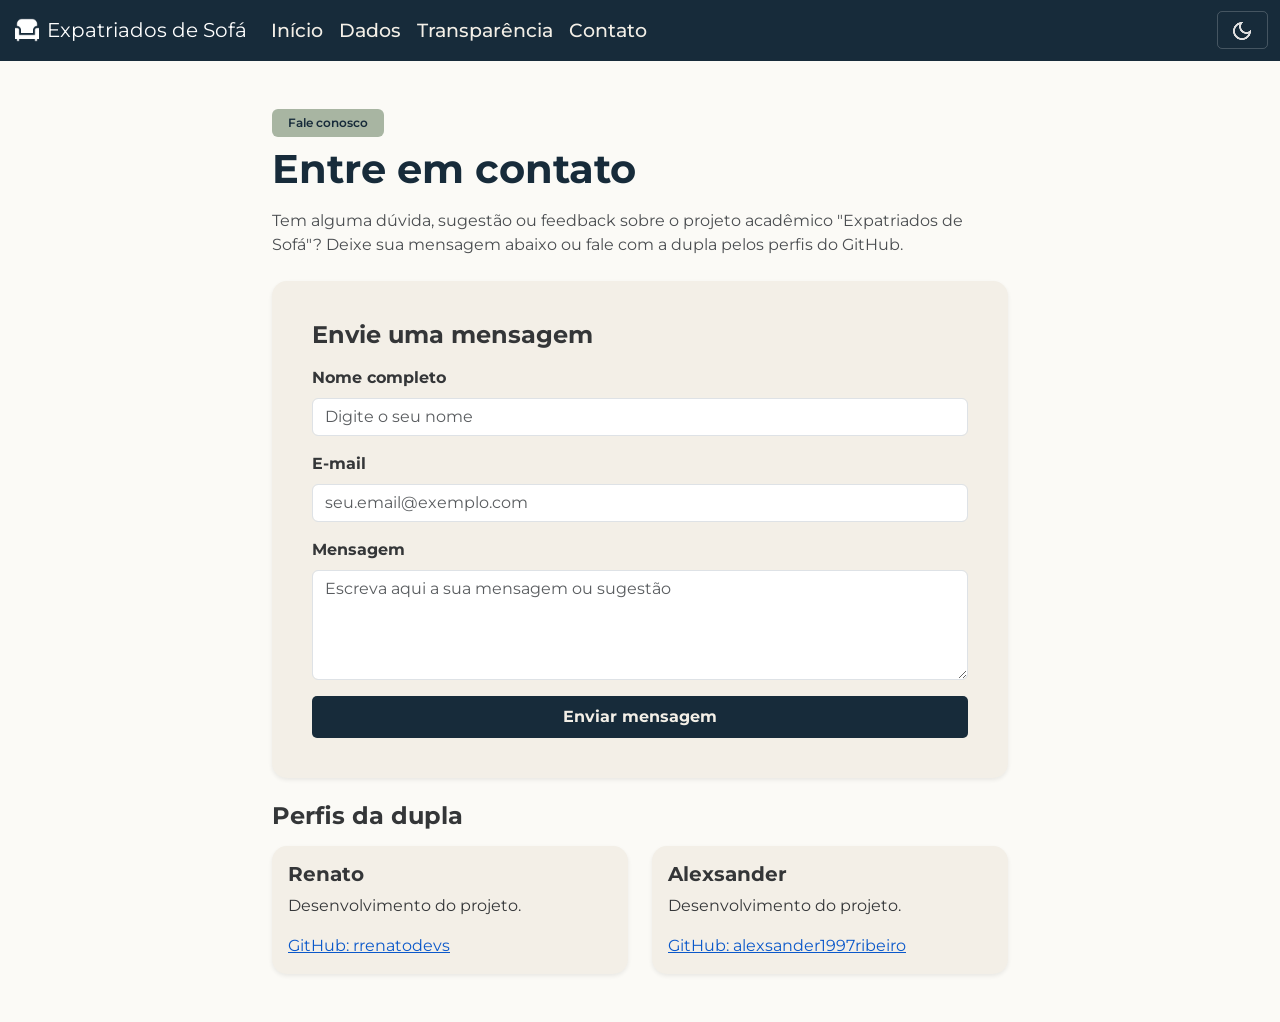
<file: contato.html>
<!DOCTYPE html>
<html lang="pt-BR">
<head>
  <meta charset="UTF-8">
  <meta name="viewport" content="width=device-width, initial-scale=1.0">
  <meta name="description" content="Fale com a dupla responsável pelo projeto acadêmico Expatriados de Sofá.">
  <title>Contato | Expatriados de Sofá</title>

  <script>
    try {
      if (localStorage.getItem("tema") === "dark") {
        document.documentElement.classList.add("dark-mode");
      }
    } catch (e) {}
  </script>

  <link href="https://cdn.jsdelivr.net/npm/bootstrap@5.0.2/dist/css/bootstrap.min.css" rel="stylesheet" integrity="sha384-EVSTQN3/azprG1Anm3QDgpJLIm9Nao0Yz1ztcQTwFspd3yD65VohhpuuCOmLASjC" crossorigin="anonymous">
  <link rel="preconnect" href="https://fonts.googleapis.com">
  <link rel="preconnect" href="https://fonts.gstatic.com" crossorigin>
  <link href="https://fonts.googleapis.com/css2?family=Montserrat:wght@400;500;600;700;800&display=swap" rel="stylesheet">
  <link rel="stylesheet" href="css/style.css">
</head>
<body>

<header>
  <nav class="navbar navbar-expand-lg navbar-dark" aria-label="Navegação principal">
    <div class="container-fluid">
      <a class="navbar-brand" href="index.html">
        <img src="img/nav-logo.png" alt="" class="d-inline-block align-text-top">
        Expatriados de Sofá
      </a>

      <div class="d-flex align-items-center gap-2 ms-auto order-lg-last">
        <button class="btn btn-tema" type="button" aria-label="Alternar tema claro e escuro" aria-pressed="false">
          <img src="img/nav-dark.png" alt="">
        </button>

        <button class="navbar-toggler" type="button" data-bs-toggle="collapse" data-bs-target="#navbarNav" aria-controls="navbarNav" aria-expanded="false" aria-label="Abrir ou fechar menu">
          <span class="navbar-toggler-icon"></span>
        </button>
      </div>

      <div class="collapse navbar-collapse" id="navbarNav">
        <ul class="navbar-nav">
          <li class="nav-item">
            <a class="nav-link" href="index.html">Início</a>
          </li>
          <li class="nav-item">
            <a class="nav-link" href="index.html#dados">Dados</a>
          </li>
          <li class="nav-item">
            <a class="nav-link" href="transparencia.html">Transparência</a>
          </li>
          <li class="nav-item">
            <a class="nav-link active" href="contato.html" aria-current="page">Contato</a>
          </li>
        </ul>
      </div>
    </div>
  </nav>
</header>

<main class="container my-5">
  <section class="row justify-content-center mb-5" aria-labelledby="titulo-pagina">
    <div class="col-lg-8">
      <span class="badge mb-2 px-3 py-2">Fale conosco</span>
      <h1 id="titulo-pagina" class="fw-bold mb-3">Entre em contato</h1>
      <p class="texto-apoio mb-4">Tem alguma dúvida, sugestão ou feedback sobre o projeto acadêmico "Expatriados de Sofá"? Deixe sua mensagem abaixo ou fale com a dupla pelos perfis do GitHub.</p>

      <article class="card card-dado p-4 shadow-sm border-0 mb-4">
        <div class="card-body">
          <h2 class="h4 fw-bold mb-3">Envie uma mensagem</h2>
          <form id="form-contato">
            <div class="mb-3">
              <label for="nome" class="form-label fw-bold">Nome completo</label>
              <input type="text" class="form-control" id="nome" name="nome" autocomplete="name" placeholder="Digite o seu nome" required>
            </div>
            <div class="mb-3">
              <label for="email" class="form-label fw-bold">E-mail</label>
              <input type="email" class="form-control" id="email" name="email" autocomplete="email" placeholder="seu.email@exemplo.com" required>
            </div>
            <div class="mb-3">
              <label for="mensagem" class="form-label fw-bold">Mensagem</label>
              <textarea class="form-control" id="mensagem" name="mensagem" rows="4" placeholder="Escreva aqui a sua mensagem ou sugestão" required></textarea>
            </div>
            <button type="submit" class="btn hero-btn-primario w-100 py-2">Enviar mensagem</button>
          </form>

          <div id="form-status" class="aviso-demo mt-3 p-3 rounded-3 d-none" role="status"></div>
        </div>
      </article>

      <h2 class="h4 fw-bold mb-3">Perfis da dupla</h2>
      <div class="row row-cols-1 row-cols-md-2 g-4">
        <div class="col">
          <article class="card card-dado h-100 shadow-sm border-0">
            <div class="card-body">
              <h3 class="h5 fw-bold">Renato</h3>
              <p class="card-text">Desenvolvimento do projeto.</p>
              <a class="link-fonte" href="https://github.com/rrenatodevs" target="_blank" rel="noopener noreferrer">GitHub: rrenatodevs<span class="visually-hidden"> (abre em nova aba)</span></a>
            </div>
          </article>
        </div>
        <div class="col">
          <article class="card card-dado h-100 shadow-sm border-0">
            <div class="card-body">
              <h3 class="h5 fw-bold">Alexsander</h3>
              <p class="card-text">Desenvolvimento do projeto.</p>
              <a class="link-fonte" href="https://github.com/alexsander1997ribeiro" target="_blank" rel="noopener noreferrer">GitHub: alexsander1997ribeiro<span class="visually-hidden"> (abre em nova aba)</span></a>
            </div>
          </article>
        </div>
      </div>
    </div>
  </section>
</main>

<script src="https://cdn.jsdelivr.net/npm/bootstrap@5.0.2/dist/js/bootstrap.bundle.min.js" integrity="sha384-MrcW6ZMFYlzcLA8Nl+NtUVF0sA7MsXsP1UyJoMp4YLEuNSfAP+JcXn/tWtIaxVXM" crossorigin="anonymous"></script>
<script src="js/app.js"></script>
</body>
</html>
</file>
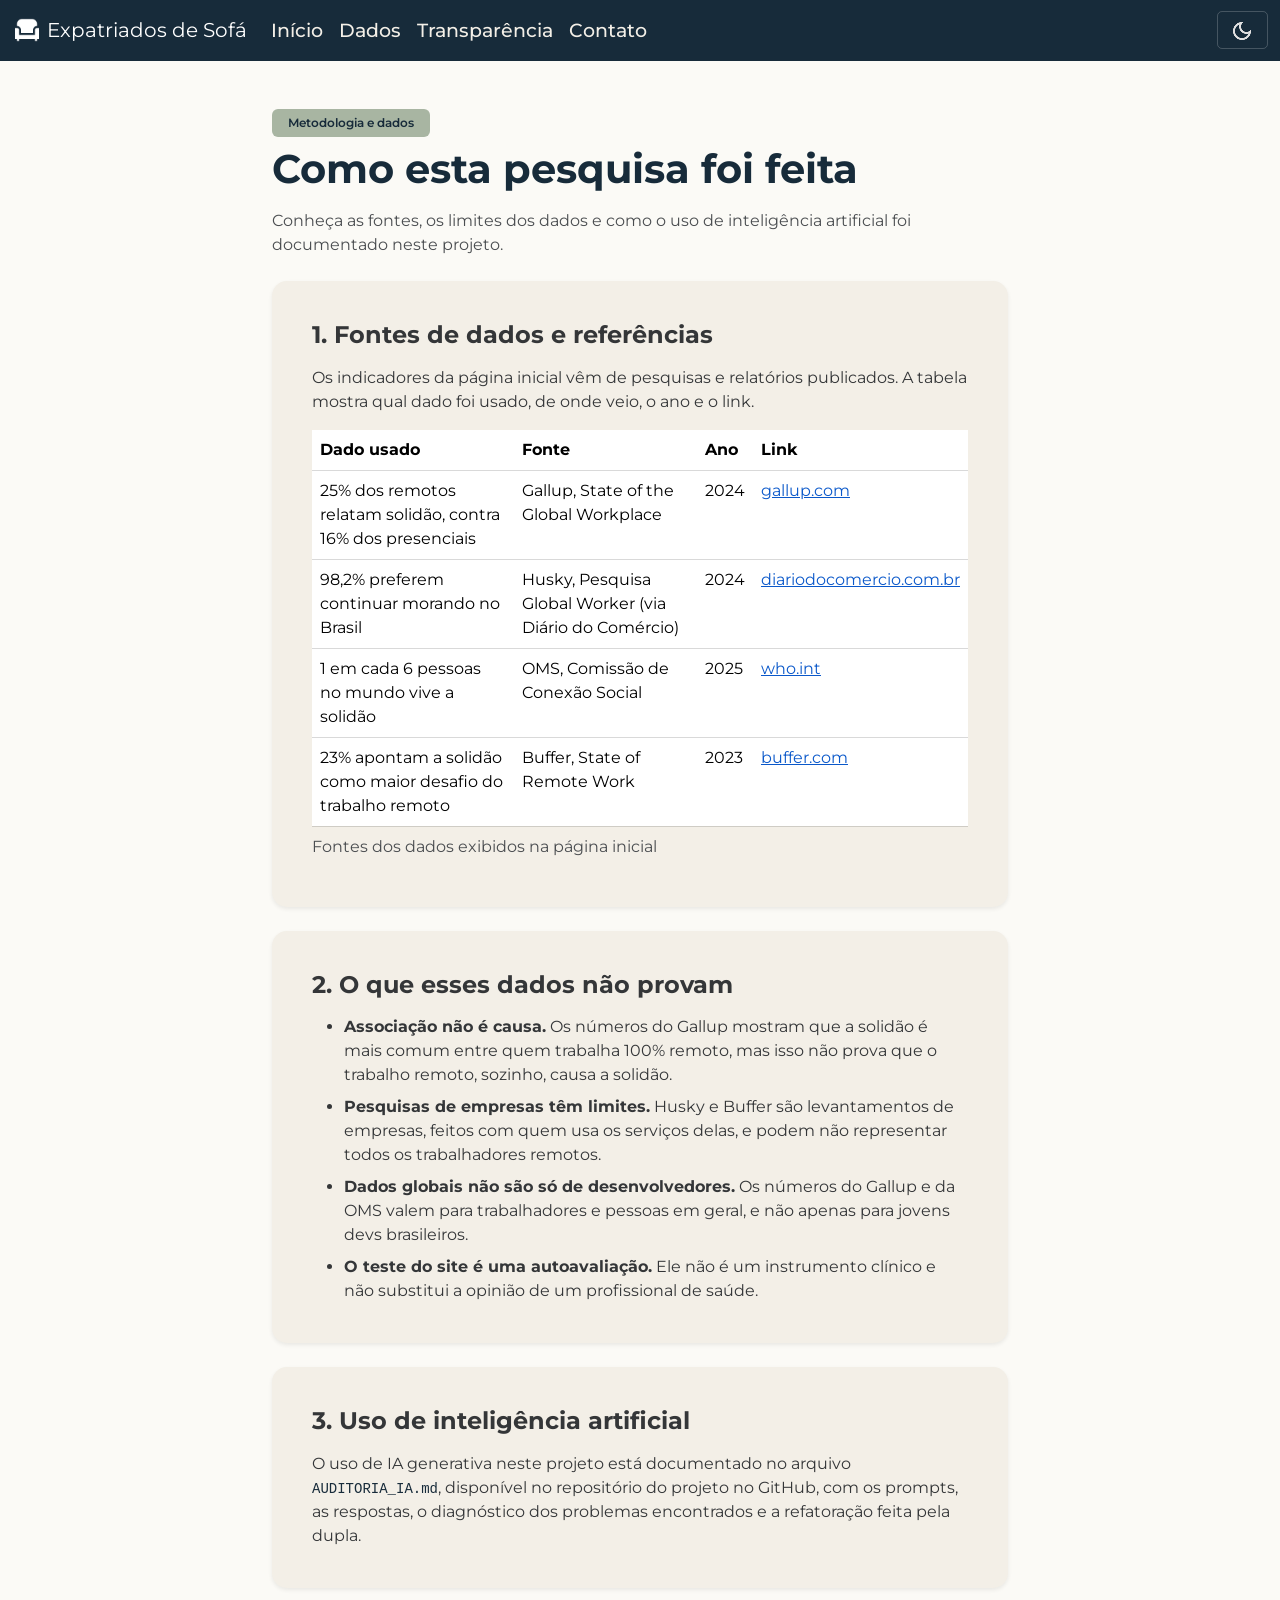
<file: transparencia.html>
<!DOCTYPE html>
<html lang="pt-BR">
<head>
  <meta charset="UTF-8">
  <meta name="viewport" content="width=device-width, initial-scale=1.0">
  <meta name="description" content="Fontes, limites dos dados e documentação do uso de IA no projeto Expatriados de Sofá.">
  <title>Transparência e Metodologia | Expatriados de Sofá</title>

  <script>
    try {
      if (localStorage.getItem("tema") === "dark") {
        document.documentElement.classList.add("dark-mode");
      }
    } catch (e) {}
  </script>

  <link href="https://cdn.jsdelivr.net/npm/bootstrap@5.0.2/dist/css/bootstrap.min.css" rel="stylesheet" integrity="sha384-EVSTQN3/azprG1Anm3QDgpJLIm9Nao0Yz1ztcQTwFspd3yD65VohhpuuCOmLASjC" crossorigin="anonymous">
  <link rel="preconnect" href="https://fonts.googleapis.com">
  <link rel="preconnect" href="https://fonts.gstatic.com" crossorigin>
  <link href="https://fonts.googleapis.com/css2?family=Montserrat:wght@400;500;600;700;800&display=swap" rel="stylesheet">
  <link rel="stylesheet" href="css/style.css">
</head>
<body>

<header>
  <nav class="navbar navbar-expand-lg navbar-dark" aria-label="Navegação principal">
    <div class="container-fluid">
      <a class="navbar-brand" href="index.html">
        <img src="img/nav-logo.png" alt="" class="d-inline-block align-text-top">
        Expatriados de Sofá
      </a>

      <div class="d-flex align-items-center gap-2 ms-auto order-lg-last">
        <button class="btn btn-tema" type="button" aria-label="Alternar tema claro e escuro" aria-pressed="false">
          <img src="img/nav-dark.png" alt="">
        </button>

        <button class="navbar-toggler" type="button" data-bs-toggle="collapse" data-bs-target="#navbarNav" aria-controls="navbarNav" aria-expanded="false" aria-label="Abrir ou fechar menu">
          <span class="navbar-toggler-icon"></span>
        </button>
      </div>

      <div class="collapse navbar-collapse" id="navbarNav">
        <ul class="navbar-nav">
          <li class="nav-item">
            <a class="nav-link" href="index.html">Início</a>
          </li>
          <li class="nav-item">
            <a class="nav-link" href="index.html#dados">Dados</a>
          </li>
          <li class="nav-item">
            <a class="nav-link active" href="transparencia.html" aria-current="page">Transparência</a>
          </li>
          <li class="nav-item">
            <a class="nav-link" href="contato.html">Contato</a>
          </li>
        </ul>
      </div>
    </div>
  </nav>
</header>

<main class="container my-5">
  <section class="row justify-content-center mb-5" aria-labelledby="titulo-pagina">
    <div class="col-lg-8">
      <span class="badge mb-2 px-3 py-2">Metodologia e dados</span>
      <h1 id="titulo-pagina" class="fw-bold mb-3">Como esta pesquisa foi feita</h1>
      <p class="texto-apoio mb-4">Conheça as fontes, os limites dos dados e como o uso de inteligência artificial foi documentado neste projeto.</p>

      <article class="card card-dado p-4 shadow-sm border-0 mb-4">
        <div class="card-body">
          <h2 class="h4 fw-bold mb-3">1. Fontes de dados e referências</h2>
          <p class="card-text">Os indicadores da página inicial vêm de pesquisas e relatórios publicados. A tabela mostra qual dado foi usado, de onde veio, o ano e o link.</p>

          <div class="table-responsive">
            <table class="table tabela-fontes mb-0">
              <caption class="texto-apoio">Fontes dos dados exibidos na página inicial</caption>
              <thead>
                <tr>
                  <th scope="col">Dado usado</th>
                  <th scope="col">Fonte</th>
                  <th scope="col">Ano</th>
                  <th scope="col">Link</th>
                </tr>
              </thead>
              <tbody>
                <tr>
                  <td>25% dos remotos relatam solidão, contra 16% dos presenciais</td>
                  <td>Gallup, State of the Global Workplace</td>
                  <td>2024</td>
                  <td><a class="link-fonte" href="https://www.gallup.com/workplace/645566/remote-workers-lonelier.aspx" target="_blank" rel="noopener noreferrer">gallup.com<span class="visually-hidden"> (abre em nova aba)</span></a></td>
                </tr>
                <tr>
                  <td>98,2% preferem continuar morando no Brasil</td>
                  <td>Husky, Pesquisa Global Worker (via Diário do Comércio)</td>
                  <td>2024</td>
                  <td><a class="link-fonte" href="https://diariodocomercio.com.br/economia/mg-concentra-quase-10-brasileiros-trabalham-para-fora/" target="_blank" rel="noopener noreferrer">diariodocomercio.com.br<span class="visually-hidden"> (abre em nova aba)</span></a></td>
                </tr>
                <tr>
                  <td>1 em cada 6 pessoas no mundo vive a solidão</td>
                  <td>OMS, Comissão de Conexão Social</td>
                  <td>2025</td>
                  <td><a class="link-fonte" href="https://www.who.int/groups/commission-on-social-connection" target="_blank" rel="noopener noreferrer">who.int<span class="visually-hidden"> (abre em nova aba)</span></a></td>
                </tr>
                <tr>
                  <td>23% apontam a solidão como maior desafio do trabalho remoto</td>
                  <td>Buffer, State of Remote Work</td>
                  <td>2023</td>
                  <td><a class="link-fonte" href="https://buffer.com/state-of-remote-work-2023" target="_blank" rel="noopener noreferrer">buffer.com<span class="visually-hidden"> (abre em nova aba)</span></a></td>
                </tr>
              </tbody>
            </table>
          </div>
        </div>
      </article>

      <article class="card card-dado p-4 shadow-sm border-0 mb-4">
        <div class="card-body">
          <h2 class="h4 fw-bold mb-3">2. O que esses dados não provam</h2>
          <ul class="mb-0">
            <li class="mb-2"><strong>Associação não é causa.</strong> Os números do Gallup mostram que a solidão é mais comum entre quem trabalha 100% remoto, mas isso não prova que o trabalho remoto, sozinho, causa a solidão.</li>
            <li class="mb-2"><strong>Pesquisas de empresas têm limites.</strong> Husky e Buffer são levantamentos de empresas, feitos com quem usa os serviços delas, e podem não representar todos os trabalhadores remotos.</li>
            <li class="mb-2"><strong>Dados globais não são só de desenvolvedores.</strong> Os números do Gallup e da OMS valem para trabalhadores e pessoas em geral, e não apenas para jovens devs brasileiros.</li>
            <li><strong>O teste do site é uma autoavaliação.</strong> Ele não é um instrumento clínico e não substitui a opinião de um profissional de saúde.</li>
          </ul>
        </div>
      </article>

      <article class="card card-dado p-4 shadow-sm border-0">
        <div class="card-body">
          <h2 class="h4 fw-bold mb-3">3. Uso de inteligência artificial</h2>
          <p class="card-text mb-0">O uso de IA generativa neste projeto está documentado no arquivo <code>AUDITORIA_IA.md</code>, disponível no repositório do projeto no GitHub, com os prompts, as respostas, o diagnóstico dos problemas encontrados e a refatoração feita pela dupla.</p>
        </div>
      </article>
    </div>
  </section>
</main>

<script src="https://cdn.jsdelivr.net/npm/bootstrap@5.0.2/dist/js/bootstrap.bundle.min.js" integrity="sha384-MrcW6ZMFYlzcLA8Nl+NtUVF0sA7MsXsP1UyJoMp4YLEuNSfAP+JcXn/tWtIaxVXM" crossorigin="anonymous"></script>
<script src="js/app.js"></script>
</body>
</html>
</file>
<file: css/style.css>
@charset "UTF-8";

* {
    box-sizing: border-box;
}

:root {
    --azul-petroleo: #172B3A;
    --caramelo: #D9A56C;
    --off-white: #F3EFE7;
    --verde-salvia: #A8B5A2;
    --grafite: #343638;

    --font-principal: 'Montserrat', sans-serif;

    --texto-sm: 0.875rem;
    --texto-base: 1rem;
    --texto-lg: 1.25rem;
    --titulo-h3: 1.5rem;
    --titulo-h2: 2rem;
    --titulo-h1: 2.75rem;

    --espaco-1: 0.5rem;
    --espaco-2: 1rem;
    --espaco-3: 1.5rem;
    --espaco-4: 3rem;

    --raio: 15px;

    --cor-fundo: #FBFAF6;
    --cor-texto: var(--grafite);
    --cor-titulo: var(--azul-petroleo);
    --cor-card: var(--off-white);
    --cor-apoio: #4A4D50;
}

html.dark-mode {
    --cor-fundo: #1a1a1a;
    --cor-texto: #f8f9fa;
    --cor-titulo: var(--off-white);
    --cor-card: #2b2b2b;
    --cor-apoio: #adb5bd;
}

@media (prefers-reduced-motion: no-preference) {
    html {
        scroll-behavior: smooth;
    }
}

body {
    font-family: var(--font-principal);
    background-color: var(--cor-fundo);
    color: var(--cor-texto);
    transition: background-color 0.3s ease, color 0.3s ease;
}

main h1,
main h2,
main h3 {
    color: var(--cor-titulo);
}

.section-text p {
    color: var(--cor-titulo);
}

.texto-apoio {
    color: var(--cor-apoio);
}

.navbar {
    background-color: var(--azul-petroleo);
}

.navbar-brand img,
.btn-tema img {
    width: 30px;
    height: 24px;
    object-fit: contain;
    filter: invert(1);
}

.btn-tema {
    background: transparent;
    border: 1px solid rgba(255, 255, 255, 0.2);
    border-radius: 5px;
    color: var(--off-white);
    padding: 0.35rem 0.6rem;
    transition: background-color 0.3s ease-in-out;
}

.btn-tema:hover,
.btn-tema:focus-visible {
    background-color: rgba(255, 255, 255, 0.1);
}

.navbar .navbar-nav .nav-link {
    color: var(--off-white);
    font-size: 1.2rem;
    font-weight: 500;
    transition: color 0.3s ease-in-out;
}

.navbar .navbar-nav .nav-link:hover,
.navbar .navbar-nav .nav-link:focus-visible {
    color: var(--caramelo);
    text-decoration: underline;
    text-underline-offset: 6px;
    text-decoration-thickness: 2px;
}

.badge {
    background-color: var(--verde-salvia);
    color: var(--azul-petroleo);
    font-weight: 600;
}

.hero-img {
    border-radius: var(--raio);
    box-shadow: 0 6px 20px rgba(23, 43, 58, 0.12);
}

.hero-btn-primario {
    background: var(--azul-petroleo);
    padding: 10px 20px;
    color: var(--off-white);
    text-decoration: none;
    border-radius: 5px;
    font-weight: bold;
    transition: background-color 0.3s ease, color 0.3s ease;
}

.hero-btn-primario:hover,
.hero-btn-primario:focus-visible {
    background: var(--caramelo);
    color: var(--azul-petroleo);
}

.hero-btn-secundario {
    background: var(--caramelo);
    padding: 10px 20px;
    color: var(--azul-petroleo);
    text-decoration: none;
    border-radius: 5px;
    font-weight: bold;
    transition: background-color 0.3s ease, color 0.3s ease;
}

.hero-btn-secundario:hover,
.hero-btn-secundario:focus-visible {
    background: var(--azul-petroleo);
    color: var(--off-white);
}

.card-dado {
    background-color: var(--cor-card);
    color: var(--cor-texto);
    border-radius: var(--raio);
    transition: background-color 0.3s ease;
}

.porcento {
    font-size: var(--titulo-h1);
    font-weight: bold;
    color: var(--cor-titulo);
}

.card-icone {
    display: block;
    width: 40px;
    height: 40px;
    padding: 5px;
    margin-bottom: var(--espaco-2);
    background-color: var(--verde-salvia);
    border-radius: var(--raio);
}

.card-fonte {
    color: var(--cor-apoio);
}

.grafico-box {
    position: relative;
    width: 100%;
    height: 300px;
}

#resultado-container h3 {
    color: inherit;
}

.resultado-bom {
    background-color: var(--verde-salvia);
    color: var(--azul-petroleo);
}

.resultado-medio {
    background-color: var(--caramelo);
    color: var(--azul-petroleo);
}

.resultado-risco {
    background-color: var(--azul-petroleo);
    color: var(--off-white);
    border: 1px solid var(--verde-salvia);
}

:root {
    --cor-link: #0A58CA;
    --cor-borda: rgba(0, 0, 0, 0.15);
}

html.dark-mode {
    --cor-link: #8BB9FE;
    --cor-borda: rgba(255, 255, 255, 0.2);
}

.link-fonte {
    color: var(--cor-link);
}

code {
    color: var(--cor-titulo);
}

.tabela-fontes {
    color: var(--cor-texto);
    border-color: var(--cor-borda);
}

.table-responsive {
    position: relative;
}

.aviso-demo {
    background-color: var(--verde-salvia);
    color: var(--azul-petroleo);
    font-weight: 500;
}

html.dark-mode .hero-btn-primario {
    border: 1px solid var(--verde-salvia);
}
</file>
